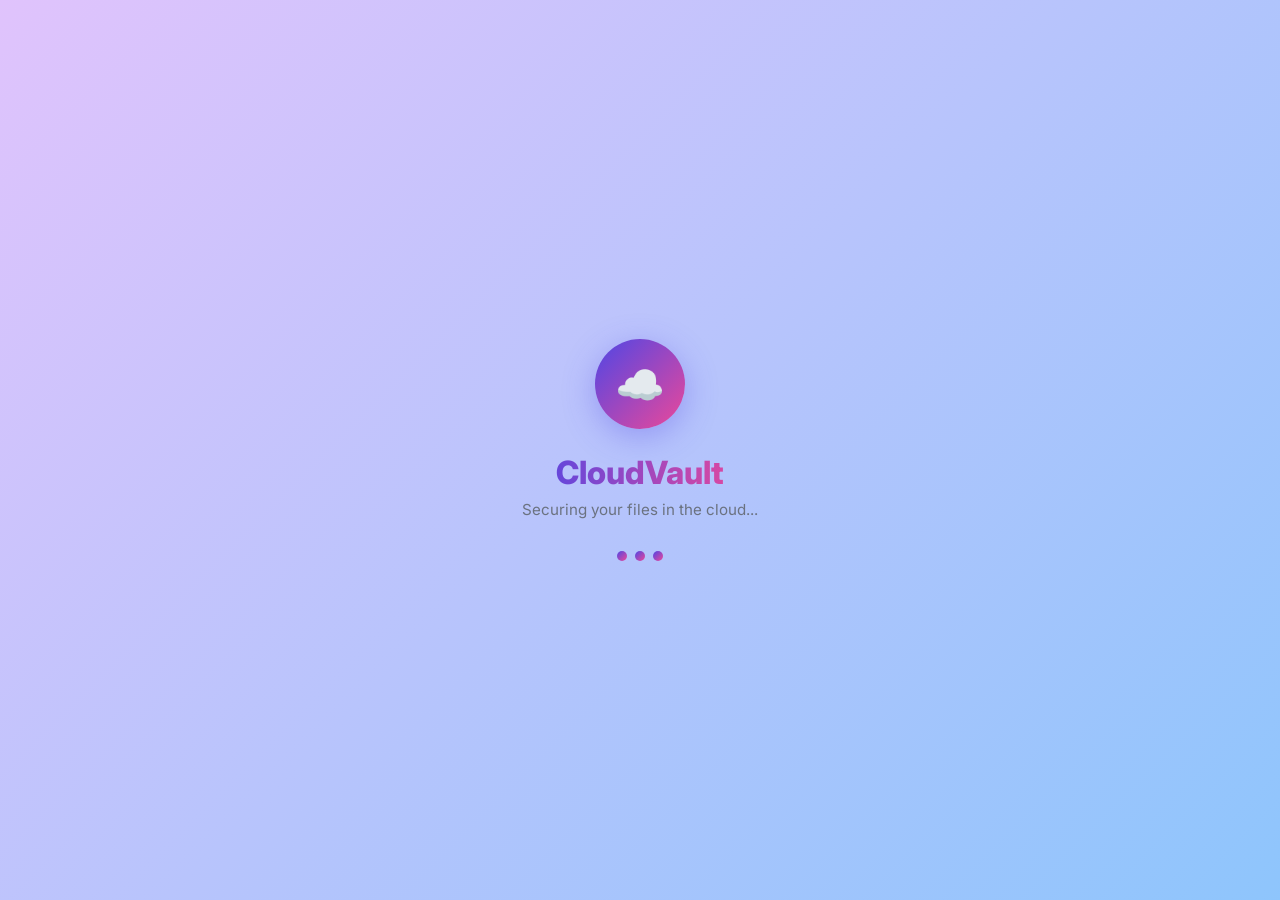
<file: frontend/index.html>
<!DOCTYPE html>
<html lang="en">
<head>
  <meta charset="UTF-8">
  <meta name="viewport" content="width=device-width, initial-scale=1.0">
  <title>CloudVault</title>
  <link href="https://fonts.googleapis.com/css2?family=Inter:wght@400;600;800&display=swap" rel="stylesheet">
  <style>
    :root {
      --primary: #4F46E5;
      --secondary: #ec4899;
    }

    * { margin: 0; padding: 0; box-sizing: border-box; }

    body {
      font-family: 'Inter', sans-serif;
      background: linear-gradient(135deg, #e0c3fc 0%, #8ec5fc 100%);
      min-height: 100vh;
      display: flex;
      align-items: center;
      justify-content: center;
    }

    .splash {
      text-align: center;
      animation: fadeIn 0.6s ease;
    }

    .logo-ring {
      width: 90px;
      height: 90px;
      border-radius: 50%;
      background: linear-gradient(135deg, var(--primary), var(--secondary));
      display: flex;
      align-items: center;
      justify-content: center;
      margin: 0 auto 1.5rem;
      font-size: 2.5rem;
      box-shadow: 0 8px 32px rgba(79, 70, 229, 0.35);
      animation: pulse 1.5s ease-in-out infinite;
    }

    h1 {
      font-size: 2rem;
      font-weight: 800;
      background: linear-gradient(to right, var(--primary), var(--secondary));
      -webkit-background-clip: text;
      -webkit-text-fill-color: transparent;
      margin-bottom: 0.5rem;
    }

    p {
      color: #6B7280;
      font-size: 0.95rem;
      margin-bottom: 2rem;
    }

    .dots {
      display: flex;
      gap: 8px;
      justify-content: center;
    }

    .dots span {
      width: 10px;
      height: 10px;
      border-radius: 50%;
      background: linear-gradient(135deg, var(--primary), var(--secondary));
      animation: bounce 1.2s ease-in-out infinite;
    }

    .dots span:nth-child(2) { animation-delay: 0.2s; }
    .dots span:nth-child(3) { animation-delay: 0.4s; }

    @keyframes bounce {
      0%, 80%, 100% { transform: scale(0.6); opacity: 0.5; }
      40% { transform: scale(1); opacity: 1; }
    }

    @keyframes pulse {
      0%, 100% { box-shadow: 0 8px 32px rgba(79, 70, 229, 0.35); }
      50% { box-shadow: 0 8px 48px rgba(236, 72, 153, 0.5); }
    }

    @keyframes fadeIn {
      from { opacity: 0; transform: translateY(20px); }
      to { opacity: 1; transform: translateY(0); }
    }
  </style>
</head>
<body>
  <div class="splash">
    <div class="logo-ring">☁️</div>
    <h1>CloudVault</h1>
    <p>Securing your files in the cloud...</p>
    <div class="dots">
      <span></span><span></span><span></span>
    </div>
  </div>

  <script>
    setTimeout(() => {
      const token = localStorage.getItem("token") || sessionStorage.getItem("token");
      window.location.href = token ? "dashboard.html" : "login.html";
    }, 1800);
  </script>
</body>
</html>
</file>
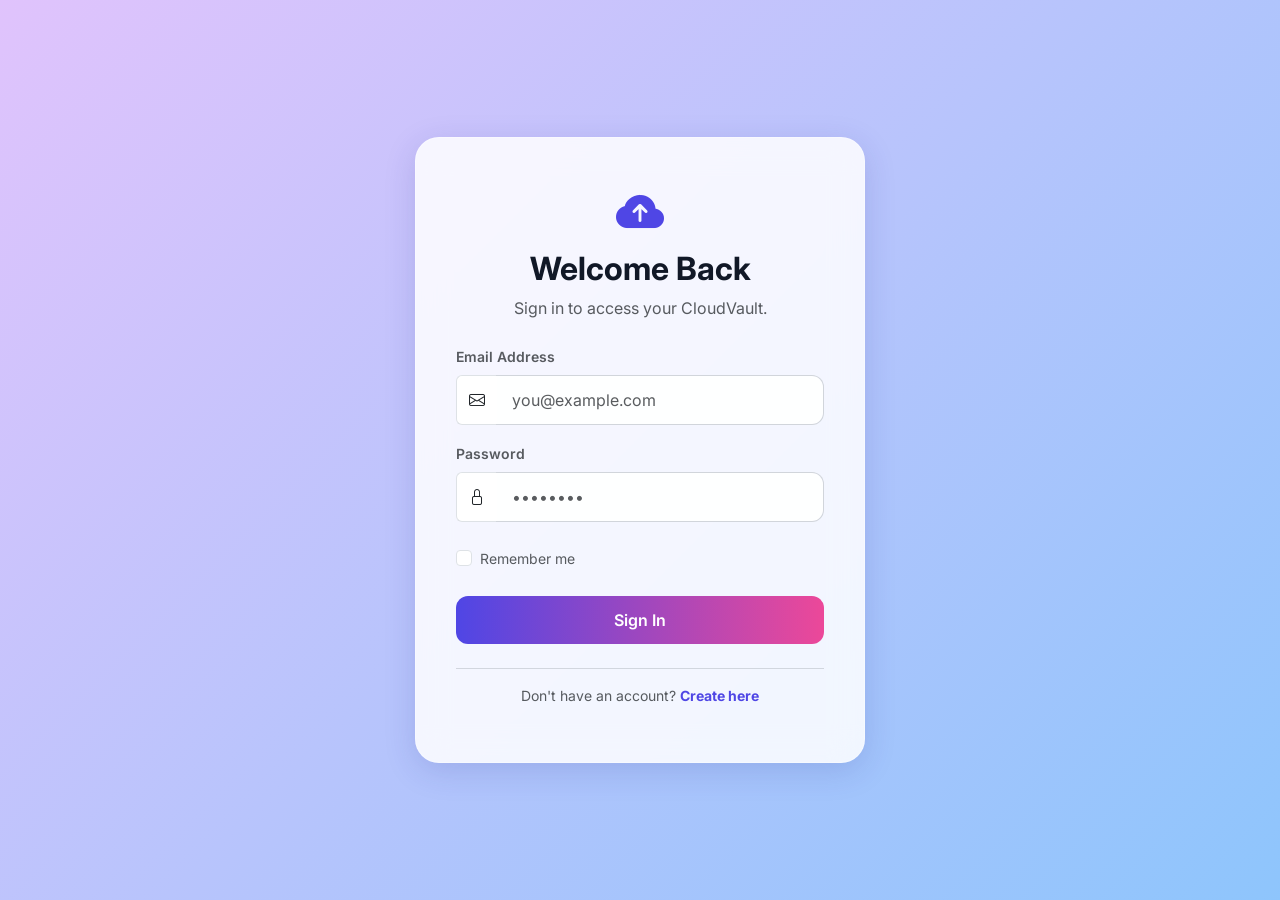
<file: frontend/dashboard.html>
<!DOCTYPE html>
<html lang="en">
<head>
  <meta charset="UTF-8">
  <meta name="viewport" content="width=device-width, initial-scale=1.0">
  <title>CloudVault - Dashboard</title>
  <!-- Bootstrap CSS -->
  <link href="https://cdn.jsdelivr.net/npm/bootstrap@5.3.0/dist/css/bootstrap.min.css" rel="stylesheet">
  <!-- Google Fonts -->
  <link href="https://fonts.googleapis.com/css2?family=Inter:wght@400;500;600;700;800&display=swap" rel="stylesheet">
  <!-- Icons -->
  <link rel="stylesheet" href="https://cdn.jsdelivr.net/npm/bootstrap-icons@1.10.5/font/bootstrap-icons.css">
  <link rel="stylesheet" href="style.css">
</head>
<body>

  <!-- Loading overlay -->
  <div id="loader">
    <div class="spinner-border text-primary" style="width: 4rem; height: 4rem;" role="status">
      <span class="visually-hidden">Loading...</span>
    </div>
  </div>

  <!-- Toast Notification Container -->
  <div class="toast-container position-fixed bottom-0 end-0 p-3">
    <div id="appToast" class="toast align-items-center text-bg-primary border-0" role="alert" aria-live="assertive" aria-atomic="true">
      <div class="d-flex">
        <div class="toast-body" id="toastMessage">
          Hello, world! This is a toast message.
        </div>
        <button type="button" class="btn-close btn-close-white me-2 m-auto" data-bs-dismiss="toast" aria-label="Close"></button>
      </div>
    </div>
  </div>

  <div class="dashboard-wrapper">
    <!-- Sidebar -->
    <nav class="sidebar" id="sidebar">
      <div class="brand">
        <i class="bi bi-cloud-check-fill text-primary"></i> CloudVault
      </div>
      <div class="mb-4 px-2">
        <small class="text-muted text-uppercase fw-bold" style="font-size: 0.7rem;">Menu</small>
      </div>
      <a href="#dashboardSection" class="nav-link-custom active" onclick="switchTab('dashboardSection', this)">
        <i class="bi bi-grid-1x2"></i> Dashboard
      </a>
      <a href="#uploadSection" class="nav-link-custom" onclick="switchTab('uploadSection', this)">
        <i class="bi bi-cloud-arrow-up"></i> Upload File
      </a>
      <a href="#filesSection" class="nav-link-custom" onclick="switchTab('filesSection', this)">
        <i class="bi bi-folder2-open"></i> My Files
      </a>
      <a href="#sharedSection" class="nav-link-custom" onclick="switchTab('sharedSection', this)">
        <i class="bi bi-people"></i> Shared With Me
      </a>
      <a href="#duplicatesSection" class="nav-link-custom d-flex align-items-center justify-content-between" onclick="switchTab('duplicatesSection', this)">
        <span><i class="bi bi-files-alt"></i> Duplicate Files</span>
        <span id="duplicateNavBadge" class="badge rounded-pill bg-warning text-dark px-2 py-1 d-none" style="font-size: 0.7rem;">0</span>
      </a>
      <a href="#activitySection" class="nav-link-custom d-flex align-items-center justify-content-between" onclick="switchTab('activitySection', this)">
        <span><i class="bi bi-activity"></i> Activity &amp; Logs</span>
        <span id="activityUnreadNavBadge" class="badge rounded-pill bg-danger text-white px-2 py-1 d-none" style="font-size: 0.7rem;">0</span>
      </a>
      <a href="#trashSection" class="nav-link-custom" onclick="switchTab('trashSection', this)">
        <i class="bi bi-trash"></i> Recycle Bin
      </a>
      
      <div class="mt-auto">
        <hr class="border-secondary opacity-50">
        <a href="#" class="nav-link-custom text-danger hover-danger" onclick="logout()">
          <i class="bi bi-box-arrow-right"></i> Logout
        </a>
      </div>
    </nav>

    <!-- Main Content -->
    <main class="main-content">
      
      <!-- Top header (Mobile Nav Toggle + Notifications + Profile) -->
      <div class="d-flex justify-content-between align-items-center mb-4">
        <div>
           <button class="btn btn-dark d-md-none me-3" id="sidebarToggle">
             <i class="bi bi-list"></i>
           </button>
           <h3 class="fw-bold m-0 text-dark">Welcome, <span id="usernameDisplay">User</span> 👋</h3>
        </div>
        <div class="d-flex align-items-center gap-3">
           <!-- Notification Bell Dropdown -->
           <div class="dropdown" id="notificationDropdownContainer">
             <button class="btn btn-white shadow-sm position-relative rounded-circle p-2 d-flex align-items-center justify-content-center" type="button" id="notificationDropdownBtn" data-bs-toggle="dropdown" aria-expanded="false" style="width: 44px; height: 44px; background: rgba(255,255,255,0.85);" title="Notifications">
               <i class="bi bi-bell text-dark fs-5"></i>
               <span id="notificationBadge" class="position-absolute top-0 start-100 translate-middle badge rounded-pill bg-danger d-none" style="font-size: 0.65rem;">
                 0
               </span>
             </button>
             <div class="dropdown-menu dropdown-menu-end shadow border-0 p-0 rounded-4" style="width: 360px; max-width: 90vw;" aria-labelledby="notificationDropdownBtn">
               <div class="p-3 border-bottom d-flex justify-content-between align-items-center bg-light rounded-top-4">
                 <div class="d-flex align-items-center gap-2">
                   <h6 class="fw-bold text-dark m-0"><i class="bi bi-bell-fill text-primary me-1"></i> Notifications</h6>
                   <span class="badge bg-primary rounded-pill small" id="notificationHeaderBadge">0</span>
                 </div>
                 <button class="btn btn-link btn-sm text-decoration-none text-muted p-0" id="markAllReadQuickBtn" onclick="markAllNotificationsRead()" title="Mark all as read">
                   <small><i class="bi bi-check2-all me-1"></i>Mark read</small>
                 </button>
               </div>
               <div id="notificationQuickList" class="list-group list-group-flush" style="max-height: 320px; overflow-y: auto;">
                 <!-- Populated dynamically -->
                 <div class="p-4 text-center text-muted small">No notifications</div>
               </div>
               <div class="p-2 border-top text-center bg-light rounded-bottom-4">
                 <a href="#activitySection" class="text-decoration-none small fw-semibold text-primary" onclick="switchTab('activitySection', document.querySelector('a[href=\'#activitySection\']')); bootstrap.Dropdown.getInstance(document.getElementById('notificationDropdownBtn'))?.hide();">
                   View All Activity &amp; Notifications <i class="bi bi-arrow-right ms-1"></i>
                 </a>
               </div>
             </div>
           </div>

           <!-- Profile Avatar -->
           <div class="dropdown">
              <img src="https://ui-avatars.com/api/?name=User&background=4F46E5&color=fff" id="profileAvatar" class="rounded-circle shadow-sm" width="45" alt="Avatar">
           </div>
        </div>
      </div>

      <!-- Storage Warning Banner -->
      <div id="storageWarningAlert" class="alert alert-warning d-none d-flex align-items-center justify-content-between p-3 mb-4 rounded-4 shadow-sm border-0" role="alert">
        <div class="d-flex align-items-center gap-3">
          <i class="bi bi-exclamation-triangle-fill fs-4 text-warning"></i>
          <div>
            <strong id="storageWarningTitle">Storage Warning</strong>
            <div class="small" id="storageWarningText">You have used 90% of your available storage quota.</div>
          </div>
        </div>
        <button type="button" class="btn btn-sm btn-outline-dark rounded-3" onclick="switchTab('trashSection', document.querySelector('a[href=\'#trashSection\']'))">
          <i class="bi bi-trash me-1"></i> Clean Recycle Bin
        </button>
      </div>

      <!-- Dashboard Section -->
      <section id="dashboardSection" class="content-section">
        <!-- Stat Cards -->
        <div class="row g-4 mb-4">
          <div class="col-lg-3 col-sm-6">
            <div class="glass-panel stat-card">
              <div class="stat-icon bg-blue-gradient shadow"><i class="bi bi-files"></i></div>
              <div class="stat-details">
                <h5>Active Files</h5>
                <h3 id="statTotalFiles">0</h3>
              </div>
            </div>
          </div>
          <div class="col-lg-3 col-sm-6">
            <div class="glass-panel stat-card">
              <div class="stat-icon bg-green-gradient shadow"><i class="bi bi-hdd-network"></i></div>
              <div class="stat-details">
                <h5>Storage Used</h5>
                <h3 id="statTotalStorage">0 MB</h3>
                <small class="text-muted fw-bold" id="statStoragePercent" style="font-size: 0.75rem;">0% Used</small>
              </div>
            </div>
          </div>
          <div class="col-lg-3 col-sm-6">
            <div class="glass-panel stat-card">
              <div class="stat-icon bg-purple-gradient shadow"><i class="bi bi-folder2"></i></div>
              <div class="stat-details">
                <h5>Folders</h5>
                <h3 id="statTotalFolders">0</h3>
              </div>
            </div>
          </div>
          <div class="col-lg-3 col-sm-6">
            <div class="glass-panel stat-card">
              <div class="stat-icon bg-danger bg-gradient shadow text-white"><i class="bi bi-trash"></i></div>
              <div class="stat-details">
                <h5>Recycle Bin</h5>
                <h3 id="statTrashCount">0</h3>
              </div>
            </div>
          </div>
        </div>

        <!-- Quota Progress & Breakdown Grid -->
        <div class="row g-4 mb-4">
          <!-- Quota Usage Card -->
          <div class="col-lg-6">
            <div class="glass-panel p-4 h-100 d-flex flex-column justify-content-between">
              <div class="d-flex justify-content-between align-items-center mb-3">
                <h5 class="fw-bold text-dark m-0"><i class="bi bi-pie-chart-fill text-primary me-2"></i> Storage Quota</h5>
                <span class="badge bg-primary px-3 py-2" id="quotaBadge">0% Used</span>
              </div>
              <p class="text-muted small mb-3">Total physical storage consumed across active files, versions, and trashed files.</p>
              
              <div class="progress mb-3" style="height: 18px; border-radius: 9px; background: #e5e7eb;">
                <div id="storageProgressBar" class="progress-bar bg-primary progress-bar-striped" role="progressbar" style="width: 0%;" aria-valuenow="0" aria-valuemin="0" aria-valuemax="100">0%</div>
              </div>

              <div class="row text-center g-2 mt-2 pt-2 border-top">
                <div class="col-4">
                  <small class="text-muted text-uppercase d-block" style="font-size: 0.7rem;">Used</small>
                  <strong class="text-dark" id="quotaUsedDisplay">0 MB</strong>
                </div>
                <div class="col-4">
                  <small class="text-muted text-uppercase d-block" style="font-size: 0.7rem;">Available</small>
                  <strong class="text-success" id="quotaAvailableDisplay">500 MB</strong>
                </div>
                <div class="col-4">
                  <small class="text-muted text-uppercase d-block" style="font-size: 0.7rem;">Total Limit</small>
                  <strong class="text-primary" id="quotaLimitDisplay">500 MB</strong>
                </div>
              </div>
            </div>
          </div>

          <!-- Largest Files Card -->
          <div class="col-lg-6">
            <div class="glass-panel p-4 h-100">
              <div class="d-flex justify-content-between align-items-center mb-3">
                <h5 class="fw-bold text-dark m-0"><i class="bi bi-graph-up-arrow text-success me-2"></i> Largest Files</h5>
                <small class="text-muted">Top 5 by size</small>
              </div>
              <div class="list-group list-group-flush border rounded-3 overflow-hidden" id="largestFilesList">
                <div class="text-center py-4 text-muted small">No files uploaded yet.</div>
              </div>
            </div>
          </div>
        </div>

        <!-- Storage by File Type Breakdown -->
        <div class="glass-panel p-4 mb-4">
          <h5 class="fw-bold text-dark mb-3"><i class="bi bi-folder-check text-primary me-2"></i> Storage by Category</h5>
          <div class="row g-3" id="storageCategoryGrid">
            <!-- Populated dynamically -->
          </div>
        </div>
      </section>

      <!-- Upload Section -->
      <section id="uploadSection" class="content-section d-none">
        <div class="d-flex justify-content-between align-items-center mb-3">
          <h4 class="fw-bold m-0">Upload Files</h4>
          <div class="d-flex align-items-center gap-2">
            <label class="text-muted small fw-semibold">Destination Folder:</label>
            <select class="form-select form-select-sm" id="uploadFolderSelect" style="width: 200px;">
              <option value="root">📁 Root / Home</option>
            </select>
          </div>
        </div>

        <div class="glass-panel p-4 mb-4">
          <div class="upload-area" id="dropZone">
            <i class="bi bi-cloud-arrow-up upload-icon"></i>
            <h5 class="fw-bold text-dark">Drag & Drop files here</h5>
            <p class="text-muted small">Max 15MB per file. Supports Images, PDF, Docs, Code, Videos, Audio</p>
            <button class="btn btn-primary-custom mt-3 px-4" style="width: auto;" onclick="document.getElementById('fileInput').click()">
              <i class="bi bi-folder-plus me-1"></i> Browse Files
            </button>
            <input type="file" id="fileInput" class="d-none" multiple>
          </div>

          <!-- Progress Bar & Cancel Control -->
          <div class="mt-4 d-none" id="uploadProgressContainer">
            <div class="d-flex justify-content-between align-items-center mb-2">
              <span class="small fw-semibold text-dark" id="uploadStatusText">Uploading...</span>
              <button type="button" class="btn btn-sm btn-outline-danger py-0 px-2" id="cancelUploadBtn" onclick="cancelActiveUpload()">
                <i class="bi bi-x-circle me-1"></i> Cancel
              </button>
            </div>
            <div class="progress" style="height: 22px; border-radius: 10px;">
              <div id="uploadProgressBar" class="progress-bar progress-bar-striped progress-bar-animated bg-primary" role="progressbar" style="width: 0%;" aria-valuenow="0" aria-valuemin="0" aria-valuemax="100">0%</div>
            </div>
          </div>
        </div>
      </section>

      <!-- Files & Folder Browser Section -->
      <section id="filesSection" class="content-section d-none">
        <!-- Browser Toolbar (Breadcrumbs & Quick Actions) -->
        <div class="d-flex justify-content-between align-items-center mb-3 flex-wrap gap-2">
          <div class="d-flex align-items-center gap-2 flex-grow-1">
            <nav class="breadcrumb-custom" id="breadcrumbsContainer">
              <a href="#" onclick="navigateToFolder(null, event)"><i class="bi bi-house-door-fill"></i> Home</a>
            </nav>
          </div>

          <div class="d-flex align-items-center gap-2">
            <button class="btn btn-outline-primary btn-sm rounded-3" onclick="openNewFolderModal()">
              <i class="bi bi-folder-plus me-1"></i> New Folder
            </button>
            <button class="btn btn-primary-custom btn-sm rounded-3 px-3" style="width: auto;" onclick="document.getElementById('fileInput').click()">
              <i class="bi bi-cloud-arrow-up me-1"></i> Upload
            </button>
            <!-- View Mode Switcher -->
            <div class="btn-group btn-group-sm ms-2" role="group">
              <button type="button" class="btn btn-outline-secondary active" id="listViewBtn" onclick="setViewMode('list')" title="List View">
                <i class="bi bi-list-ul"></i>
              </button>
              <button type="button" class="btn btn-outline-secondary" id="gridViewBtn" onclick="setViewMode('grid')" title="Grid View">
                <i class="bi bi-grid-3x3-gap"></i>
              </button>
            </div>
          </div>
        </div>

        <!-- Advanced Filter & Search Bar -->
        <div class="glass-panel p-3 mb-4">
          <!-- Primary Filter Row -->
          <div class="row g-2 align-items-center">
            <!-- Search -->
            <div class="col-lg-3 col-md-6">
              <div class="input-group input-group-sm">
                <span class="input-group-text bg-white border-end-0"><i class="bi bi-search"></i></span>
                <input type="text" class="form-control border-start-0" id="searchInput" placeholder="Search filename or ext...">
              </div>
            </div>
            <!-- Type Filter -->
            <div class="col-lg-2 col-md-3 col-6">
              <select class="form-select form-select-sm" id="typeFilter">
                <option value="all">All File Types</option>
                <option value="image">🖼️ Images</option>
                <option value="document">📄 Documents / PDF</option>
                <option value="video">🎬 Videos</option>
                <option value="audio">🎵 Audio</option>
                <option value="code">💻 Code / Text</option>
                <option value="archive">📦 Archives (ZIP/RAR)</option>
              </select>
            </div>
            <!-- Size Filter -->
            <div class="col-lg-2 col-md-3 col-6">
              <select class="form-select form-select-sm" id="sizeRangeFilter">
                <option value="all">All File Sizes</option>
                <option value="small">&lt; 1 MB</option>
                <option value="medium">1 MB - 10 MB</option>
                <option value="large">10 MB - 100 MB</option>
                <option value="huge">&gt; 100 MB</option>
                <option value="custom">Custom Size...</option>
              </select>
            </div>
            <!-- Date Filter -->
            <div class="col-lg-2 col-md-4 col-6">
              <select class="form-select form-select-sm" id="dateFilter">
                <option value="all">All Dates</option>
                <option value="today">Today</option>
                <option value="7days">Last 7 Days</option>
                <option value="30days">Last 30 Days</option>
                <option value="custom">Custom Date Range...</option>
              </select>
            </div>
            <!-- Sort -->
            <div class="col-lg-2 col-md-4 col-6">
              <select class="form-select form-select-sm" id="sortSelect">
                <option value="date-desc">Newest First</option>
                <option value="date-asc">Oldest First</option>
                <option value="name-asc">Name (A-Z)</option>
                <option value="name-desc">Name (Z-A)</option>
                <option value="size-desc">Largest First</option>
                <option value="size-asc">Smallest First</option>
              </select>
            </div>
            <!-- Toggle Advanced Options -->
            <div class="col-lg-1 col-md-4 col-12 d-flex gap-1">
              <button class="btn btn-sm btn-outline-primary w-100" type="button" data-bs-toggle="collapse" data-bs-target="#advancedFilterCollapse" aria-expanded="false" title="Advanced Search Options">
                <i class="bi bi-sliders2"></i> <span class="d-lg-none ms-1">More Filters</span>
              </button>
              <button class="btn btn-sm btn-outline-secondary" type="button" id="resetFiltersBtn" title="Reset All Filters">
                <i class="bi bi-arrow-counterclockwise"></i>
              </button>
            </div>
          </div>

          <!-- Collapsible Advanced Search Filters -->
          <div class="collapse mt-3 pt-3 border-top" id="advancedFilterCollapse">
            <div class="row g-2 align-items-end">
              <!-- Specific Extension Filter -->
              <div class="col-md-2 col-6">
                <label class="form-label text-muted small mb-1 fw-semibold">Extension</label>
                <input type="text" class="form-control form-control-sm" id="extInput" placeholder="e.g. pdf, docx, png">
              </div>
              <!-- Access Scope Filter -->
              <div class="col-md-2 col-6">
                <label class="form-label text-muted small mb-1 fw-semibold">Sharing Scope</label>
                <select class="form-select form-select-sm" id="scopeFilter">
                  <option value="my_files">My Files Only</option>
                  <option value="shared">Shared With Me</option>
                  <option value="all">All Accessible</option>
                </select>
              </div>
              <!-- Custom Date Range -->
              <div class="col-md-4 col-12" id="customDateRangeInputs">
                <label class="form-label text-muted small mb-1 fw-semibold">Date Range</label>
                <div class="input-group input-group-sm">
                  <input type="date" class="form-control" id="startDateInput" title="Start Date">
                  <span class="input-group-text bg-light text-muted">to</span>
                  <input type="date" class="form-control" id="endDateInput" title="End Date">
                </div>
              </div>
              <!-- Custom Size Range in MB -->
              <div class="col-md-2 col-6" id="customSizeRangeInputs">
                <label class="form-label text-muted small mb-1 fw-semibold">Size Range (MB)</label>
                <div class="input-group input-group-sm">
                  <input type="number" class="form-control" id="minSizeMbInput" placeholder="Min" min="0" step="0.1">
                  <input type="number" class="form-control" id="maxSizeMbInput" placeholder="Max" min="0" step="0.1">
                </div>
              </div>
              <!-- Duplicates Only Toggle -->
              <div class="col-md-2 col-6 d-flex align-items-center mb-1">
                <div class="form-check form-switch m-0">
                  <input class="form-check-input" type="checkbox" role="switch" id="duplicatesOnlyFilter">
                  <label class="form-check-label small fw-semibold text-dark" for="duplicatesOnlyFilter">
                    <i class="bi bi-files-alt text-warning me-1"></i> Duplicates Only
                  </label>
                </div>
              </div>
            </div>
          </div>
        </div>

        <!-- Folders Grid Section -->
        <div id="foldersSection" class="mb-4">
          <h6 class="text-muted fw-bold text-uppercase small mb-3"><i class="bi bi-folder me-1"></i> Folders</h6>
          <div class="row g-3" id="foldersContainer">
            <!-- Dynamically populated folders -->
          </div>
        </div>

        <!-- Files Section -->
        <div class="glass-panel">
          <!-- List View -->
          <div id="listViewContainer" class="table-responsive">
            <table class="table table-hover custom-table mb-0 align-middle">
              <thead>
                <tr>
                  <th scope="col">File Name</th>
                  <th scope="col">Type</th>
                  <th scope="col">Size</th>
                  <th scope="col">Modified</th>
                  <th scope="col" class="text-end">Actions</th>
                </tr>
              </thead>
              <tbody id="filesTableBody">
                <!-- Dynamically populated rows -->
              </tbody>
            </table>
          </div>

          <!-- Grid View Container -->
          <div id="gridViewContainer" class="p-3 d-none">
            <div class="file-grid" id="filesGridBody">
              <!-- Dynamically populated cards -->
            </div>
          </div>

          <!-- Empty State -->
          <div id="emptyState" class="text-center py-5 d-none">
            <i class="bi bi-folder2-open text-muted" style="font-size: 3.5rem;"></i>
            <h5 class="mt-3 text-muted fw-semibold">No files or folders here</h5>
            <p class="text-muted small">Upload files or create a new folder to get started.</p>
            <button class="btn btn-outline-primary btn-sm mt-2" onclick="document.getElementById('fileInput').click()">
              <i class="bi bi-cloud-arrow-up me-1"></i> Upload Files Now
            </button>
          </div>
        </div>

        <!-- Pagination -->
        <nav class="mt-4 d-flex justify-content-between align-items-center flex-wrap gap-2">
          <div class="small text-muted" id="fileCountDisplay">Showing 0 files</div>
          <ul class="pagination pagination-sm m-0" id="paginationControls">
            <!-- Page items dynamic -->
          </ul>
        </nav>
      </section>

      <!-- Shared With Me Section -->
      <section id="sharedSection" class="content-section d-none">
        <div class="d-flex justify-content-between align-items-center mb-4 flex-wrap gap-3">
          <div>
            <h4 class="fw-bold m-0 text-dark"><i class="bi bi-people text-primary me-2"></i> Shared With Me</h4>
            <p class="text-muted small mb-0">Files shared with you by other users.</p>
          </div>
          <div class="input-group input-group-sm" style="width: 250px;">
            <span class="input-group-text bg-white border-end-0"><i class="bi bi-search"></i></span>
            <input type="text" class="form-control border-start-0" id="sharedSearchInput" placeholder="Search shared files...">
          </div>
        </div>

        <div class="glass-panel">
          <div class="table-responsive">
            <table class="table table-hover custom-table mb-0 align-middle">
              <thead>
                <tr>
                  <th scope="col">File Name</th>
                  <th scope="col">Owner</th>
                  <th scope="col">Size</th>
                  <th scope="col">Permission</th>
                  <th scope="col">Shared Date</th>
                  <th scope="col" class="text-end">Actions</th>
                </tr>
              </thead>
              <tbody id="sharedTableBody">
                <!-- Dynamically populated shared rows -->
              </tbody>
            </table>
          </div>

          <!-- Empty State -->
          <div id="sharedEmptyState" class="text-center py-5 d-none">
            <i class="bi bi-people text-muted" style="font-size: 3.5rem;"></i>
            <h5 class="mt-3 text-muted fw-semibold">No files shared with you</h5>
            <p class="text-muted small">When other users share files with you, they will appear here.</p>
          </div>
        </div>
      </section>

      <!-- Duplicate Files Section -->
      <section id="duplicatesSection" class="content-section d-none">
        <div class="d-flex justify-content-between align-items-center mb-4 flex-wrap gap-3">
          <div>
            <h4 class="fw-bold m-0 text-dark"><i class="bi bi-files-alt text-warning me-2"></i> Duplicate File Finder</h4>
            <p class="text-muted small mb-0">Files with identical cryptographic SHA-256 content across your account.</p>
          </div>
          <div class="d-flex align-items-center gap-2">
            <button class="btn btn-outline-primary btn-sm rounded-3" id="refreshDuplicatesBtn" onclick="fetchDuplicates()">
              <i class="bi bi-arrow-clockwise me-1"></i> Scan / Refresh
            </button>
          </div>
        </div>

        <!-- Duplicates Summary Cards -->
        <div class="row g-3 mb-4" id="duplicateSummaryRow">
          <div class="col-md-4">
            <div class="glass-panel p-3 d-flex align-items-center gap-3">
              <div class="stat-icon bg-warning bg-gradient shadow text-dark" style="width: 48px; height: 48px; border-radius: 12px; display: flex; align-items: center; justify-content: center; font-size: 1.4rem;">
                <i class="bi bi-pie-chart-fill"></i>
              </div>
              <div>
                <small class="text-muted text-uppercase fw-bold" style="font-size: 0.7rem;">Wasted Storage</small>
                <h4 class="fw-bold text-dark m-0" id="dupWastedStorage">0 MB</h4>
              </div>
            </div>
          </div>
          <div class="col-md-4">
            <div class="glass-panel p-3 d-flex align-items-center gap-3">
              <div class="stat-icon bg-primary bg-gradient shadow text-white" style="width: 48px; height: 48px; border-radius: 12px; display: flex; align-items: center; justify-content: center; font-size: 1.4rem;">
                <i class="bi bi-collection-fill"></i>
              </div>
              <div>
                <small class="text-muted text-uppercase fw-bold" style="font-size: 0.7rem;">Duplicate Sets</small>
                <h4 class="fw-bold text-dark m-0" id="dupGroupCount">0</h4>
              </div>
            </div>
          </div>
          <div class="col-md-4">
            <div class="glass-panel p-3 d-flex align-items-center gap-3">
              <div class="stat-icon bg-danger bg-gradient shadow text-white" style="width: 48px; height: 48px; border-radius: 12px; display: flex; align-items: center; justify-content: center; font-size: 1.4rem;">
                <i class="bi bi-files"></i>
              </div>
              <div>
                <small class="text-muted text-uppercase fw-bold" style="font-size: 0.7rem;">Redundant Files</small>
                <h4 class="fw-bold text-dark m-0" id="dupRedundantCount">0</h4>
              </div>
            </div>
          </div>
        </div>

        <!-- Duplicates Group List Container -->
        <div id="duplicatesListContainer" class="d-flex flex-column gap-3">
          <!-- Dynamically populated duplicate groups -->
        </div>

        <!-- Empty State -->
        <div id="duplicatesEmptyState" class="glass-panel text-center py-5 d-none">
          <i class="bi bi-shield-check text-success" style="font-size: 3.5rem;"></i>
          <h5 class="mt-3 text-dark fw-bold">No Duplicate Files Found</h5>
          <p class="text-muted small mb-0">Every file stored in your cloud vault has unique content. No wasted storage space detected.</p>
        </div>
      </section>

      <!-- Activity & Notifications Section -->
      <section id="activitySection" class="content-section d-none">
        <div class="d-flex justify-content-between align-items-center mb-4 flex-wrap gap-3">
          <div>
            <h4 class="fw-bold m-0 text-dark"><i class="bi bi-activity text-primary me-2"></i> Activity &amp; Notifications</h4>
            <p class="text-muted small mb-0">Audit trail of all file events, uploads, downloads, versions, shares, and system alerts.</p>
          </div>
          <div class="d-flex align-items-center gap-2">
            <button class="btn btn-outline-primary btn-sm rounded-3" onclick="fetchActivities(); fetchNotifications(); fetchActivitySummary();">
              <i class="bi bi-arrow-clockwise me-1"></i> Refresh
            </button>
          </div>
        </div>

        <!-- Activity Summary Cards -->
        <div class="row g-3 mb-4">
          <div class="col-lg-3 col-sm-6">
            <div class="glass-panel stat-card">
              <div class="stat-icon bg-blue-gradient shadow"><i class="bi bi-clock-history"></i></div>
              <div class="stat-details">
                <h5>Total Events</h5>
                <h3 id="statTotalActivities">0</h3>
              </div>
            </div>
          </div>
          <div class="col-lg-3 col-sm-6">
            <div class="glass-panel stat-card">
              <div class="stat-icon bg-green-gradient shadow"><i class="bi bi-calendar-check"></i></div>
              <div class="stat-details">
                <h5>Today's Actions</h5>
                <h3 id="statTodayActivities">0</h3>
              </div>
            </div>
          </div>
          <div class="col-lg-3 col-sm-6">
            <div class="glass-panel stat-card">
              <div class="stat-icon bg-purple-gradient shadow"><i class="bi bi-cloud-arrow-up"></i></div>
              <div class="stat-details">
                <h5>Uploads / Versions</h5>
                <h3 id="statUploadActivities">0</h3>
              </div>
            </div>
          </div>
          <div class="col-lg-3 col-sm-6">
            <div class="glass-panel stat-card">
              <div class="stat-icon bg-warning bg-gradient shadow text-dark"><i class="bi bi-share-fill"></i></div>
              <div class="stat-details">
                <h5>Shares &amp; Links</h5>
                <h3 id="statShareActivities">0</h3>
              </div>
            </div>
          </div>
        </div>

        <!-- Activity vs Notification Sub-Tabs -->
        <ul class="nav nav-pills mb-4 gap-2" id="activityTabNav" role="tablist">
          <li class="nav-item" role="presentation">
            <button class="nav-link active rounded-pill px-4" id="activity-feed-tab" data-bs-toggle="pill" data-bs-target="#activityFeedPane" type="button" role="tab">
              <i class="bi bi-list-columns-reverse me-1"></i> Activity Stream
            </button>
          </li>
          <li class="nav-item" role="presentation">
            <button class="nav-link rounded-pill px-4" id="notification-center-tab" data-bs-toggle="pill" data-bs-target="#notificationCenterPane" type="button" role="tab" onclick="fetchNotifications()">
              <i class="bi bi-bell me-1"></i> Notification Center <span class="badge bg-danger rounded-pill ms-1 d-none" id="notifCenterUnreadBadge">0</span>
            </button>
          </li>
        </ul>

        <div class="tab-content" id="activityTabContent">
          <!-- Pane 1: Activity Feed -->
          <div class="tab-pane fade show active" id="activityFeedPane" role="tabpanel">
            <!-- Filter Bar for Activity -->
            <div class="glass-panel p-3 mb-4">
              <div class="row g-2 align-items-center">
                <!-- Search -->
                <div class="col-lg-3 col-md-6">
                  <div class="input-group input-group-sm">
                    <span class="input-group-text bg-white border-end-0"><i class="bi bi-search"></i></span>
                    <input type="text" class="form-control border-start-0" id="activitySearchInput" placeholder="Search activity...">
                  </div>
                </div>
                <!-- Action Type Filter -->
                <div class="col-lg-2 col-md-3 col-6">
                  <select class="form-select form-select-sm" id="activityActionFilter">
                    <option value="all">All Action Types</option>
                    <option value="UPLOADS">📤 Uploads &amp; Versions</option>
                    <option value="DOWNLOADS">📥 Downloads</option>
                    <option value="PREVIEWS">👁️ Previews</option>
                    <option value="SHARING">👥 Sharing &amp; Permissions</option>
                    <option value="ORGANIZATION">📁 Rename &amp; Move</option>
                    <option value="TRASH_DELETE">🗑️ Recycle &amp; Delete</option>
                  </select>
                </div>
                <!-- Scope Filter -->
                <div class="col-lg-2 col-md-3 col-6">
                  <select class="form-select form-select-sm" id="activityScopeFilter">
                    <option value="all">All Content</option>
                    <option value="personal">Personal Only</option>
                    <option value="shared">Shared Content</option>
                  </select>
                </div>
                <!-- Date Range -->
                <div class="col-lg-4 col-md-8 col-12">
                  <div class="input-group input-group-sm">
                    <input type="date" class="form-control" id="activityStartDate" title="Start Date">
                    <span class="input-group-text bg-light text-muted">to</span>
                    <input type="date" class="form-control" id="activityEndDate" title="End Date">
                  </div>
                </div>
                <!-- Reset -->
                <div class="col-lg-1 col-md-4 col-12">
                  <button class="btn btn-sm btn-outline-secondary w-100" type="button" id="resetActivityFiltersBtn" title="Reset Activity Filters">
                    <i class="bi bi-arrow-counterclockwise me-1"></i> Reset
                  </button>
                </div>
              </div>
            </div>

            <!-- Activity Table Container -->
            <div class="glass-panel">
              <div class="table-responsive">
                <table class="table table-hover custom-table mb-0 align-middle">
                  <thead>
                    <tr>
                      <th scope="col">User</th>
                      <th scope="col">Action</th>
                      <th scope="col">Target Item</th>
                      <th scope="col">Details</th>
                      <th scope="col">Date &amp; Time</th>
                      <th scope="col" class="text-end">Status</th>
                    </tr>
                  </thead>
                  <tbody id="activityTableBody">
                    <!-- Populated dynamically -->
                  </tbody>
                </table>
              </div>

              <!-- Empty State -->
              <div id="activityEmptyState" class="text-center py-5 d-none">
                <i class="bi bi-clock-history text-muted" style="font-size: 3.5rem;"></i>
                <h5 class="mt-3 text-dark fw-bold">No Activity Recorded</h5>
                <p class="text-muted small mb-0">Your recent actions and events will automatically appear in this audit log.</p>
              </div>
            </div>

            <!-- Pagination -->
            <nav class="mt-4 d-flex justify-content-between align-items-center flex-wrap gap-2">
              <div class="small text-muted" id="activityCountDisplay">Showing 0 activities</div>
              <ul class="pagination pagination-sm m-0" id="activityPaginationControls">
                <!-- Dynamic pagination -->
              </ul>
            </nav>
          </div>

          <!-- Pane 2: Notification Center -->
          <div class="tab-pane fade" id="notificationCenterPane" role="tabpanel">
            <!-- Notification Controls Bar -->
            <div class="glass-panel p-3 mb-4 d-flex justify-content-between align-items-center flex-wrap gap-3">
              <div class="d-flex align-items-center gap-2">
                <label class="small fw-bold text-muted me-1">Filter:</label>
                <select class="form-select form-select-sm" style="width: 150px;" id="notificationStatusFilter">
                  <option value="all">All Notifications</option>
                  <option value="unread">Unread Only</option>
                  <option value="read">Read Only</option>
                </select>
              </div>
              <div class="d-flex align-items-center gap-2">
                <button class="btn btn-sm btn-outline-primary rounded-3" onclick="markAllNotificationsRead()">
                  <i class="bi bi-check2-all me-1"></i> Mark All as Read
                </button>
                <button class="btn btn-sm btn-outline-danger rounded-3" onclick="clearAllNotifications()">
                  <i class="bi bi-trash3 me-1"></i> Clear All
                </button>
              </div>
            </div>

            <!-- Full Notifications Container -->
            <div id="fullNotificationContainer" class="d-flex flex-column gap-2">
              <!-- Populated dynamically -->
            </div>

            <!-- Empty State -->
            <div id="fullNotificationEmptyState" class="glass-panel text-center py-5 d-none">
              <i class="bi bi-bell-slash text-muted" style="font-size: 3.5rem;"></i>
              <h5 class="mt-3 text-dark fw-bold">No Notifications Found</h5>
              <p class="text-muted small mb-0">You're all caught up! New file shares, version updates, and alerts will appear here.</p>
            </div>

            <!-- Notification Pagination -->
            <nav class="mt-4 d-flex justify-content-between align-items-center flex-wrap gap-2">
              <div class="small text-muted" id="notificationCountDisplay">Showing 0 notifications</div>
              <ul class="pagination pagination-sm m-0" id="notificationPaginationControls">
                <!-- Dynamic -->
              </ul>
            </nav>
          </div>
        </div>
      </section>

      <!-- Recycle Bin Section -->
      <section id="trashSection" class="content-section d-none">
        <div class="d-flex justify-content-between align-items-center mb-4 flex-wrap gap-3">
          <div>
            <h4 class="fw-bold m-0 text-dark"><i class="bi bi-trash text-danger me-2"></i> Recycle Bin</h4>
            <p class="text-muted small mb-0">Restore deleted files or permanently remove them to free up storage space.</p>
          </div>
          <div class="d-flex align-items-center gap-2">
            <button class="btn btn-outline-danger btn-sm rounded-3" id="emptyTrashBtn" onclick="promptEmptyTrash()">
              <i class="bi bi-trash-fill me-1"></i> Empty Recycle Bin
            </button>
          </div>
        </div>

        <div class="glass-panel">
          <div class="table-responsive">
            <table class="table table-hover custom-table mb-0 align-middle">
              <thead>
                <tr>
                  <th scope="col">Name</th>
                  <th scope="col">Type</th>
                  <th scope="col">Original Location</th>
                  <th scope="col">Size</th>
                  <th scope="col">Deleted Date</th>
                  <th scope="col" class="text-end">Actions</th>
                </tr>
              </thead>
              <tbody id="trashTableBody">
                <!-- Dynamically populated trash items -->
              </tbody>
            </table>
          </div>

          <!-- Empty State -->
          <div id="trashEmptyState" class="text-center py-5 d-none">
            <i class="bi bi-trash text-muted" style="font-size: 3.5rem;"></i>
            <h5 class="mt-3 text-muted fw-semibold">Recycle Bin is empty</h5>
            <p class="text-muted small">Deleted files and folders will appear here.</p>
          </div>
        </div>
      </section>

    </main>
  </div>

  <!-- Create Folder Modal -->
  <div class="modal fade" id="newFolderModal" tabindex="-1">
    <div class="modal-dialog modal-dialog-centered">
      <div class="modal-content border-0 shadow" style="border-radius: 1rem;">
        <div class="modal-header border-0 pb-0">
          <h5 class="modal-title fw-bold text-dark"><i class="bi bi-folder-plus text-primary me-2"></i> New Folder</h5>
          <button type="button" class="btn-close" data-bs-dismiss="modal" aria-label="Close"></button>
        </div>
        <div class="modal-body">
          <label class="form-label text-muted small fw-semibold">Folder Name</label>
          <input type="text" class="form-control" id="newFolderName" placeholder="e.g. Invoices, Project Assets" required>
        </div>
        <div class="modal-footer border-0 pt-0">
          <button type="button" class="btn btn-light" data-bs-dismiss="modal">Cancel</button>
          <button type="button" class="btn btn-primary-custom" style="width: auto;" id="createFolderBtn">Create Folder</button>
        </div>
      </div>
    </div>
  </div>

  <!-- Rename Item Modal (File or Folder) -->
  <div class="modal fade" id="renameModal" tabindex="-1">
    <div class="modal-dialog modal-dialog-centered">
      <div class="modal-content border-0 shadow" style="border-radius: 1rem;">
        <div class="modal-header border-0 pb-0">
          <h5 class="modal-title fw-bold text-dark"><i class="bi bi-pencil-square text-primary me-2"></i> Rename</h5>
          <button type="button" class="btn-close" data-bs-dismiss="modal" aria-label="Close"></button>
        </div>
        <div class="modal-body">
          <label class="form-label text-muted small fw-semibold">New Name</label>
          <input type="text" class="form-control" id="renameInput" required>
        </div>
        <div class="modal-footer border-0 pt-0">
          <button type="button" class="btn btn-light" data-bs-dismiss="modal">Cancel</button>
          <button type="button" class="btn btn-primary-custom" style="width: auto;" id="confirmRenameBtn">Save Changes</button>
        </div>
      </div>
    </div>
  </div>

  <!-- Move File Modal -->
  <div class="modal fade" id="moveModal" tabindex="-1">
    <div class="modal-dialog modal-dialog-centered">
      <div class="modal-content border-0 shadow" style="border-radius: 1rem;">
        <div class="modal-header border-0 pb-0">
          <h5 class="modal-title fw-bold text-dark"><i class="bi bi-folder-symlink text-primary me-2"></i> Move File</h5>
          <button type="button" class="btn-close" data-bs-dismiss="modal" aria-label="Close"></button>
        </div>
        <div class="modal-body">
          <p class="small text-muted mb-2">Select destination folder for <span class="fw-bold" id="moveFileName"></span>:</p>
          <select class="form-select" id="moveFolderSelect">
            <option value="root">📁 Root / Home</option>
          </select>
        </div>
        <div class="modal-footer border-0 pt-0">
          <button type="button" class="btn btn-light" data-bs-dismiss="modal">Cancel</button>
          <button type="button" class="btn btn-primary-custom" style="width: auto;" id="confirmMoveBtn">Move Here</button>
        </div>
      </div>
    </div>
  </div>

  <!-- Share Management Modal -->
  <div class="modal fade" id="shareModal" tabindex="-1">
    <div class="modal-dialog modal-dialog-centered modal-lg">
      <div class="modal-content border-0 shadow-lg" style="border-radius: 1.25rem;">
        <div class="modal-header border-bottom py-3 px-4">
          <div class="d-flex align-items-center gap-2 text-truncate">
            <i class="bi bi-share-fill text-primary fs-5"></i>
            <h5 class="modal-title fw-bold text-dark text-truncate m-0" id="shareModalFileName">Share File</h5>
          </div>
          <button type="button" class="btn-close" data-bs-dismiss="modal" aria-label="Close"></button>
        </div>

        <div class="modal-body p-4">
          <!-- Nav Tabs -->
          <ul class="nav nav-pills nav-fill mb-4 p-1 bg-light rounded-3" role="tablist">
            <li class="nav-item">
              <button class="nav-link active rounded-3 py-2 fw-semibold" id="tab-users-btn" data-bs-toggle="pill" data-bs-target="#tab-users">
                <i class="bi bi-people me-1"></i> People with Access
              </button>
            </li>
            <li class="nav-item">
              <button class="nav-link rounded-3 py-2 fw-semibold" id="tab-link-btn" data-bs-toggle="pill" data-bs-target="#tab-link">
                <i class="bi bi-link-45deg me-1"></i> Public Share Link
              </button>
            </li>
            <li class="nav-item">
              <button class="nav-link rounded-3 py-2 fw-semibold" id="tab-log-btn" data-bs-toggle="pill" data-bs-target="#tab-log">
                <i class="bi bi-clock-history me-1"></i> Activity Log
              </button>
            </li>
          </ul>

          <div class="tab-content">
            <!-- Tab 1: User-to-User Sharing -->
            <div class="tab-pane fade show active" id="tab-users">
              <!-- Add User Form -->
              <div class="p-3 bg-light rounded-4 mb-4">
                <label class="form-label text-muted small fw-bold text-uppercase">Add People</label>
                <div class="input-group">
                  <input type="text" class="form-control" id="shareUserInput" placeholder="Enter email or username...">
                  <select class="form-select" id="shareUserPermission" style="max-width: 160px;">
                    <option value="view">Can View</option>
                    <option value="download">Can Download</option>
                    <option value="edit">Can Edit</option>
                  </select>
                  <button class="btn btn-primary-custom" id="addUserShareBtn" style="width: auto;">
                    <i class="bi bi-person-plus me-1"></i> Share
                  </button>
                </div>
              </div>

              <!-- People List -->
              <h6 class="text-muted fw-bold small text-uppercase mb-3">Who Has Access</h6>
              <div class="list-group list-group-flush border rounded-3 overflow-hidden" id="shareUsersList">
                <!-- Dynamically populated access items -->
              </div>
            </div>

            <!-- Tab 2: Public Link Sharing -->
            <div class="tab-pane fade" id="tab-link">
              <div class="form-check form-switch mb-3 p-0 d-flex align-items-center justify-content-between">
                <div>
                  <h6 class="fw-bold text-dark m-0">Enable Public Share Link</h6>
                  <small class="text-muted">Anyone with this link will be able to access this file.</small>
                </div>
                <input class="form-check-input ms-3 fs-4" type="checkbox" id="linkEnableToggle">
              </div>

              <div id="linkSettingsContainer" class="d-none border-top pt-3 mt-3">
                <div class="row g-3 mb-3">
                  <div class="col-md-6">
                    <label class="form-label text-muted small fw-semibold">Link Permission</label>
                    <select class="form-select form-select-sm" id="linkPermissionSelect">
                      <option value="view">👁️ Can View Only</option>
                      <option value="download">📥 Can View & Download</option>
                    </select>
                  </div>
                  <div class="col-md-6">
                    <label class="form-label text-muted small fw-semibold">Expiration</label>
                    <select class="form-select form-select-sm" id="linkExpirySelect">
                      <option value="never">Never Expires</option>
                      <option value="24h">24 Hours</option>
                      <option value="7d">7 Days</option>
                      <option value="30d">30 Days</option>
                    </select>
                  </div>
                </div>

                <div class="mb-3">
                  <label class="form-label text-muted small fw-semibold">Password Protection (Optional)</label>
                  <input type="password" class="form-control form-control-sm" id="linkPasswordInput" placeholder="Leave empty for no password">
                </div>

                <div class="mb-3">
                  <label class="form-label text-muted small fw-semibold">Share Link URL</label>
                  <div class="input-group input-group-sm">
                    <input type="text" class="form-control bg-light" id="generatedShareLink" readonly>
                    <button class="btn btn-outline-primary" id="copyShareLinkBtn" onclick="copyShareLinkText()">
                      <i class="bi bi-clipboard me-1"></i> Copy Link
                    </button>
                  </div>
                </div>

                <button class="btn btn-primary-custom btn-sm" id="saveLinkSettingsBtn" style="width: auto;">
                  Save Link Settings
                </button>
              </div>
            </div>

            <!-- Tab 3: Activity Log -->
            <div class="tab-pane fade" id="tab-log">
              <div class="list-group list-group-flush" id="shareActivityList">
                <!-- Activity timeline dynamic -->
              </div>
            </div>
          </div>
        </div>

        <div class="modal-footer border-top py-2 px-4">
          <button type="button" class="btn btn-light" data-bs-dismiss="modal">Close</button>
        </div>
      </div>
    </div>
  </div>

  <!-- Version History Modal -->
  <div class="modal fade" id="versionModal" tabindex="-1" aria-labelledby="versionModalLabel" aria-hidden="true">
    <div class="modal-dialog modal-dialog-centered modal-lg">
      <div class="modal-content border-0 shadow-lg" style="border-radius: 1.25rem;">
        <div class="modal-header border-bottom py-3 px-4">
          <div class="d-flex align-items-center gap-2 text-truncate">
            <i class="bi bi-clock-history text-primary fs-5"></i>
            <h5 class="modal-title fw-bold text-dark text-truncate m-0" id="versionModalFileName">File Versions</h5>
          </div>
          <button type="button" class="btn-close" data-bs-dismiss="modal" aria-label="Close"></button>
        </div>
        
        <div class="modal-body p-4">
          <!-- Upload New Version Card -->
          <div class="p-3 bg-light rounded-4 mb-4" id="uploadVersionContainer">
            <label class="form-label text-muted small fw-bold text-uppercase">Upload New Version</label>
            <div class="row g-2 align-items-center">
              <div class="col-md-5">
                <input type="file" class="form-control form-control-sm" id="versionFileInput">
              </div>
              <div class="col-md-4">
                <input type="text" class="form-control form-control-sm" id="versionSummaryInput" placeholder="Change summary (optional)">
              </div>
              <div class="col-md-3">
                <button class="btn btn-primary-custom btn-sm w-100" id="uploadVersionBtn" onclick="executeUploadVersion()">
                  <i class="bi bi-cloud-arrow-up me-1"></i> Upload Version
                </button>
              </div>
            </div>
          </div>

          <!-- Version Table -->
          <h6 class="text-muted fw-bold small text-uppercase mb-3">Version History</h6>
          <div class="table-responsive border rounded-3 overflow-hidden">
            <table class="table table-hover mb-0 align-middle">
              <thead class="bg-light">
                <tr>
                  <th scope="col">Version</th>
                  <th scope="col">Summary</th>
                  <th scope="col">Size</th>
                  <th scope="col">Uploaded By</th>
                  <th scope="col">Date / Time</th>
                  <th scope="col" class="text-end">Actions</th>
                </tr>
              </thead>
              <tbody id="versionTableBody">
                <!-- Dynamic versions -->
              </tbody>
            </table>
          </div>
        </div>

        <div class="modal-footer border-top py-2 px-4">
          <button type="button" class="btn btn-light" data-bs-dismiss="modal">Close</button>
        </div>
      </div>
    </div>
  </div>

  <!-- Delete Modal -->
  <div class="modal fade" id="deleteModal" tabindex="-1">
    <div class="modal-dialog modal-dialog-centered">
      <div class="modal-content border-0 shadow" style="border-radius: 1rem;">
        <div class="modal-header border-0 pb-0">
          <h5 class="modal-title fw-bold text-danger" id="deleteModalTitle"><i class="bi bi-exclamation-triangle-fill me-2"></i> Confirm Action</h5>
          <button type="button" class="btn-close" data-bs-dismiss="modal" aria-label="Close"></button>
        </div>
        <div class="modal-body" id="deleteModalBody">
          Are you sure you want to proceed?
        </div>
        <div class="modal-footer border-0 pt-0">
          <button type="button" class="btn btn-light" data-bs-dismiss="modal" style="border-radius: 0.5rem;">Cancel</button>
          <button type="button" class="btn btn-danger" id="confirmDeleteBtn" style="border-radius: 0.5rem;">Confirm</button>
        </div>
      </div>
    </div>
  </div>

  <!-- View / Preview Modal -->
  <div class="modal fade" id="viewModal" tabindex="-1" aria-labelledby="viewModalLabel" aria-hidden="true">
    <div class="modal-dialog modal-dialog-centered modal-xl" id="previewModalDialog">
      <div class="modal-content shadow-lg border-0" style="border-radius: 1.25rem; overflow: hidden; background: #ffffff;">
        <div class="modal-header bg-light border-bottom py-3 px-4 d-flex justify-content-between align-items-center">
          <div class="d-flex align-items-center gap-2 text-truncate me-3">
            <span id="previewFileIcon" class="fs-4 text-primary"></span>
            <div class="text-truncate">
              <h5 class="modal-title fw-bold text-dark text-truncate m-0" id="previewFileName">File Preview</h5>
              <div class="d-flex gap-2 align-items-center mt-1">
                <span class="badge bg-primary bg-opacity-10 text-primary" id="previewFileType">TYPE</span>
                <span class="text-muted small" id="previewFileSize">0 KB</span>
              </div>
            </div>
          </div>
          <div class="d-flex align-items-center gap-2">
            <button type="button" class="btn btn-sm btn-outline-secondary" id="previewFullscreenBtn" title="Toggle Fullscreen">
              <i class="bi bi-arrows-fullscreen"></i>
            </button>
            <button type="button" class="btn btn-sm btn-primary-custom px-3" id="previewDownloadBtn" style="width: auto;" title="Download File">
              <i class="bi bi-download me-1"></i> Download
            </button>
            <button type="button" class="btn-close ms-2" data-bs-dismiss="modal" aria-label="Close"></button>
          </div>
        </div>

        <div class="modal-body p-4 position-relative text-center d-flex flex-column align-items-center justify-content-center" id="previewModalBody" style="min-height: 400px; max-height: 75vh; overflow-y: auto; background-color: #f8fafc;">
          <!-- Loading Spinner -->
          <div id="previewLoader" class="d-flex flex-column align-items-center justify-content-center py-5">
            <div class="spinner-border text-primary" style="width: 3rem; height: 3rem;" role="status"></div>
            <p class="text-muted mt-3 mb-0">Loading file preview...</p>
          </div>

          <!-- Preview Content Container -->
          <div id="previewContainer" class="w-100 h-100 d-none"></div>

          <!-- Error State -->
          <div id="previewError" class="d-none text-center py-5">
            <i class="bi bi-exclamation-circle text-danger" style="font-size: 3rem;"></i>
            <h6 class="text-danger fw-bold mt-2">Failed to load preview</h6>
            <p class="text-muted small" id="previewErrorMsg">An error occurred while streaming the file.</p>
          </div>
        </div>
      </div>
    </div>
  </div>

  <!-- Bootstrap Bundle with Popper -->
  <script src="https://cdn.jsdelivr.net/npm/bootstrap@5.3.0/dist/js/bootstrap.bundle.min.js"></script>
  <!-- Main Logic -->
  <script src="auth.js"></script>
  <script src="dashboard.js"></script>
</body>
</html>
</file>
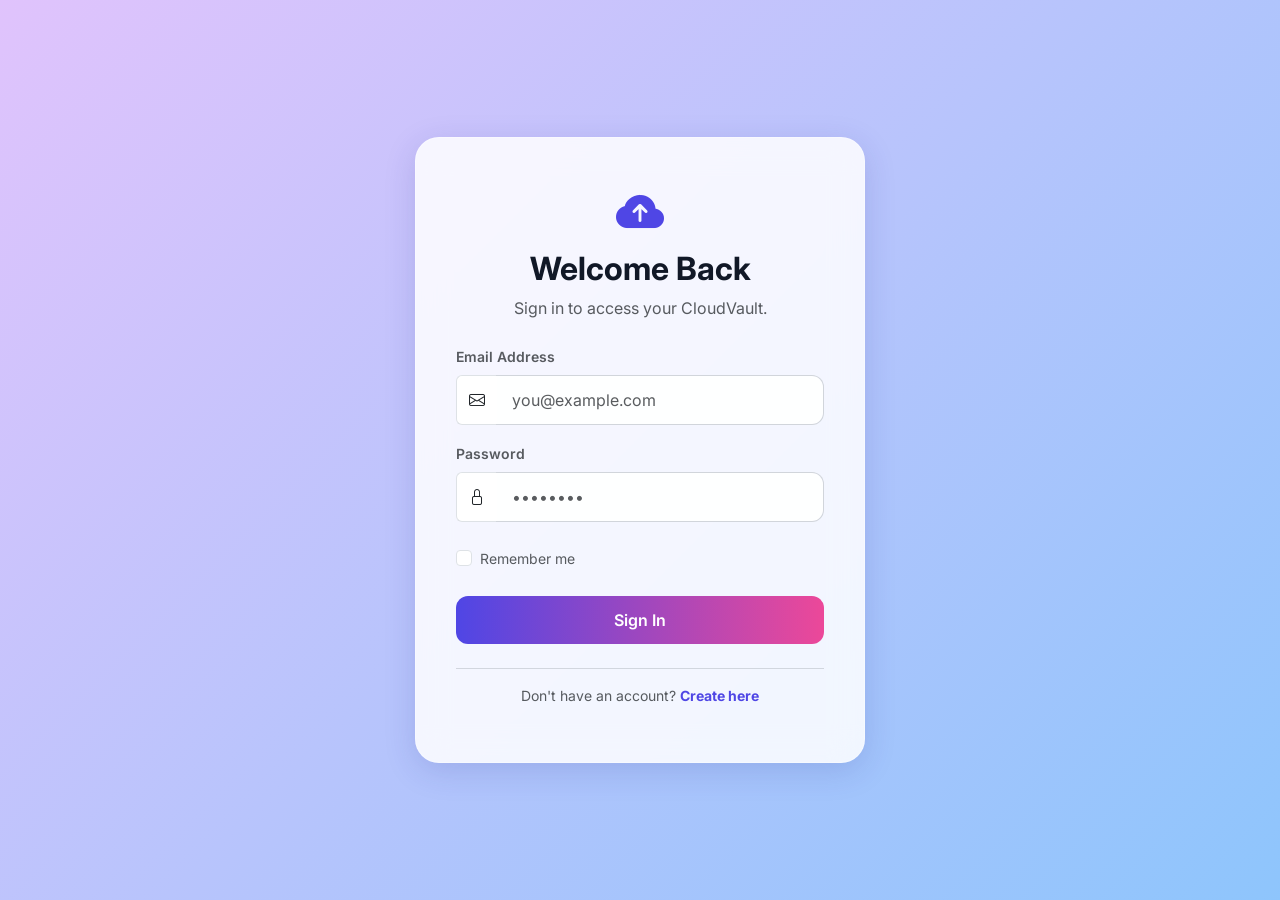
<file: frontend/login.html>
<!DOCTYPE html>
<html lang="en">
<head>
  <meta charset="UTF-8">
  <meta name="viewport" content="width=device-width, initial-scale=1.0">
  <title>CloudVault - Login</title>
  <!-- Bootstrap CSS -->
  <link href="https://cdn.jsdelivr.net/npm/bootstrap@5.3.0/dist/css/bootstrap.min.css" rel="stylesheet">
  <!-- Google Fonts -->
  <link href="https://fonts.googleapis.com/css2?family=Inter:wght@400;500;600;700;800&display=swap" rel="stylesheet">
  <!-- Icons -->
  <link rel="stylesheet" href="https://cdn.jsdelivr.net/npm/bootstrap-icons@1.10.5/font/bootstrap-icons.css">
  <link rel="stylesheet" href="style.css">
</head>
<body>
  <div class="auth-container">
    <div class="auth-card glass-panel">
      <div class="text-center mb-4">
        <i class="bi bi-cloud-arrow-up-fill" style="font-size: 3rem; color: var(--primary);"></i>
        <h2>Welcome Back</h2>
        <p class="text-muted">Sign in to access your CloudVault.</p>
      </div>

      <!-- Alert logic handled by JS -->
      <div id="loginAlert" class="alert d-none" role="alert"></div>

      <form id="loginForm">
        <div class="mb-3">
          <label class="form-label text-muted fw-semibold small">Email Address</label>
          <div class="input-group">
            <span class="input-group-text bg-white border-end-0"><i class="bi bi-envelope"></i></span>
            <input type="email" class="form-control border-start-0" id="email" required placeholder="you@example.com">
          </div>
        </div>
        
        <div class="mb-4">
          <label class="form-label text-muted fw-semibold small">Password</label>
          <div class="input-group">
            <span class="input-group-text bg-white border-end-0"><i class="bi bi-lock"></i></span>
            <input type="password" class="form-control border-start-0" id="password" required placeholder="••••••••">
          </div>
        </div>
        
        <div class="d-flex justify-content-between align-items-center mb-4">
          <div class="form-check">
            <input class="form-check-input" type="checkbox" id="rememberMe">
            <label class="form-check-label text-muted small" for="rememberMe">Remember me</label>
          </div>
        </div>

        <button type="submit" class="btn btn-primary-custom" id="loginBtn">
          Sign In
        </button>
      </form>

      <div class="text-center mt-4 pt-3 border-top border-secondary border-opacity-25">
        <p class="text-muted small">Don't have an account? <a href="register.html" class="text-decoration-none fw-bold" style="color: var(--primary);">Create here</a></p>
      </div>
    </div>
  </div>

  <script src="auth.js"></script>
</body>
</html>
</file>
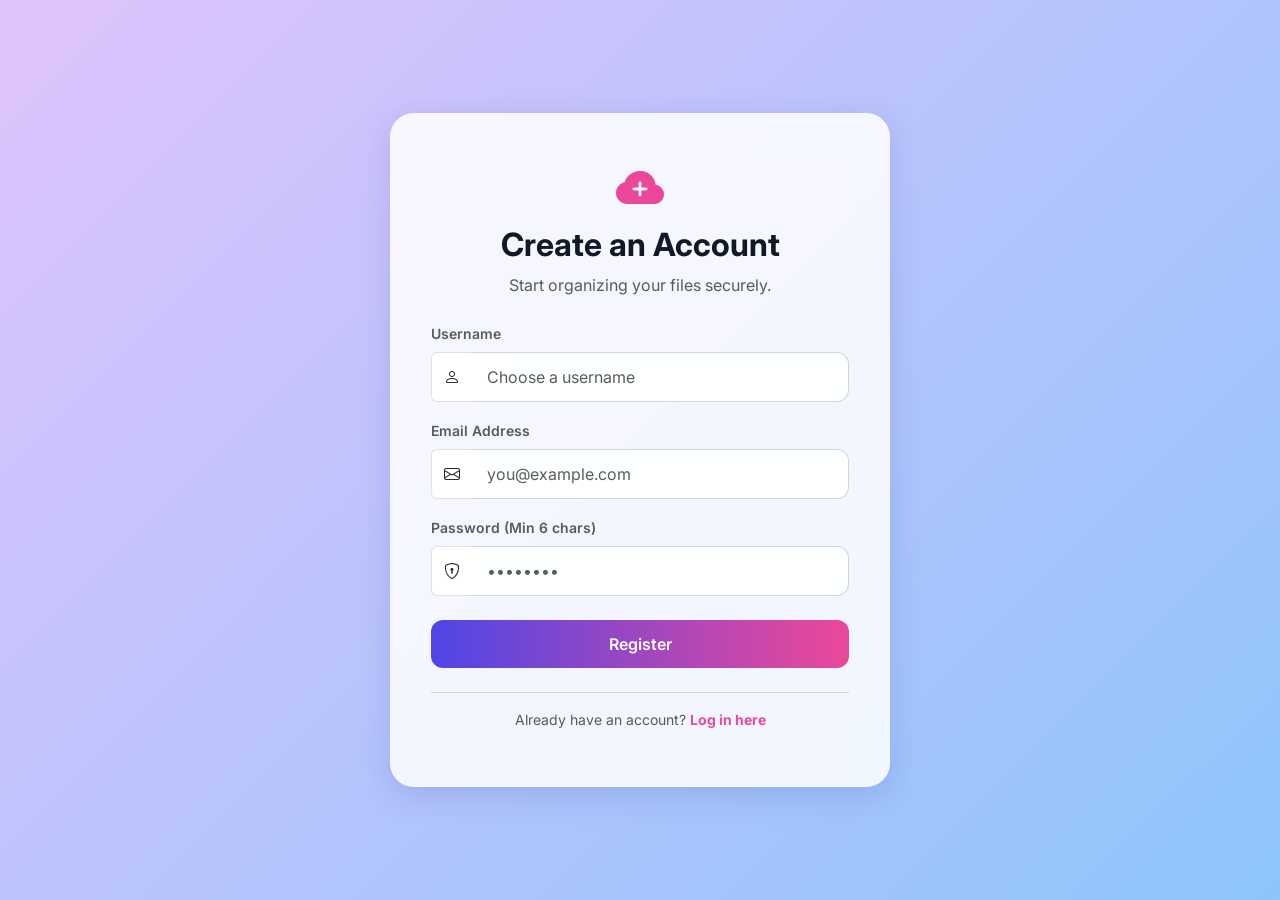
<file: frontend/register.html>
<!DOCTYPE html>
<html lang="en">
<head>
  <meta charset="UTF-8">
  <meta name="viewport" content="width=device-width, initial-scale=1.0">
  <title>CloudVault - Register</title>
  <link href="https://cdn.jsdelivr.net/npm/bootstrap@5.3.0/dist/css/bootstrap.min.css" rel="stylesheet">
  <link href="https://fonts.googleapis.com/css2?family=Inter:wght@400;500;600;700;800&display=swap" rel="stylesheet">
  <link rel="stylesheet" href="https://cdn.jsdelivr.net/npm/bootstrap-icons@1.10.5/font/bootstrap-icons.css">
  <link rel="stylesheet" href="style.css">
</head>
<body>
  <div class="auth-container">
    <div class="auth-card glass-panel" style="max-width: 500px;">
      <div class="text-center mb-4">
        <i class="bi bi-cloud-plus-fill" style="font-size: 3rem; color: var(--secondary);"></i>
        <h2>Create an Account</h2>
        <p class="text-muted">Start organizing your files securely.</p>
      </div>

      <div id="registerAlert" class="alert d-none" role="alert"></div>

      <form id="registerForm">
        <div class="mb-3">
          <label class="form-label text-muted fw-semibold small">Username</label>
          <div class="input-group">
            <span class="input-group-text bg-white border-end-0"><i class="bi bi-person"></i></span>
            <input type="text" class="form-control border-start-0" id="reg-username" required placeholder="Choose a username">
          </div>
        </div>

        <div class="mb-3">
          <label class="form-label text-muted fw-semibold small">Email Address</label>
          <div class="input-group">
            <span class="input-group-text bg-white border-end-0"><i class="bi bi-envelope"></i></span>
            <input type="email" class="form-control border-start-0" id="reg-email" required placeholder="you@example.com">
          </div>
        </div>
        
        <div class="mb-4">
          <label class="form-label text-muted fw-semibold small">Password (Min 6 chars)</label>
          <div class="input-group">
            <span class="input-group-text bg-white border-end-0"><i class="bi bi-shield-lock"></i></span>
            <input type="password" class="form-control border-start-0" id="reg-password" required minlength="6" placeholder="••••••••">
          </div>
        </div>

        <button type="submit" class="btn btn-primary-custom" id="registerBtn">
          Register
        </button>
      </form>

      <div class="text-center mt-4 pt-3 border-top border-secondary border-opacity-25">
        <p class="text-muted small">Already have an account? <a href="login.html" class="text-decoration-none fw-bold" style="color: var(--secondary);">Log in here</a></p>
      </div>
    </div>
  </div>

  <script src="auth.js"></script>
</body>
</html>
</file>
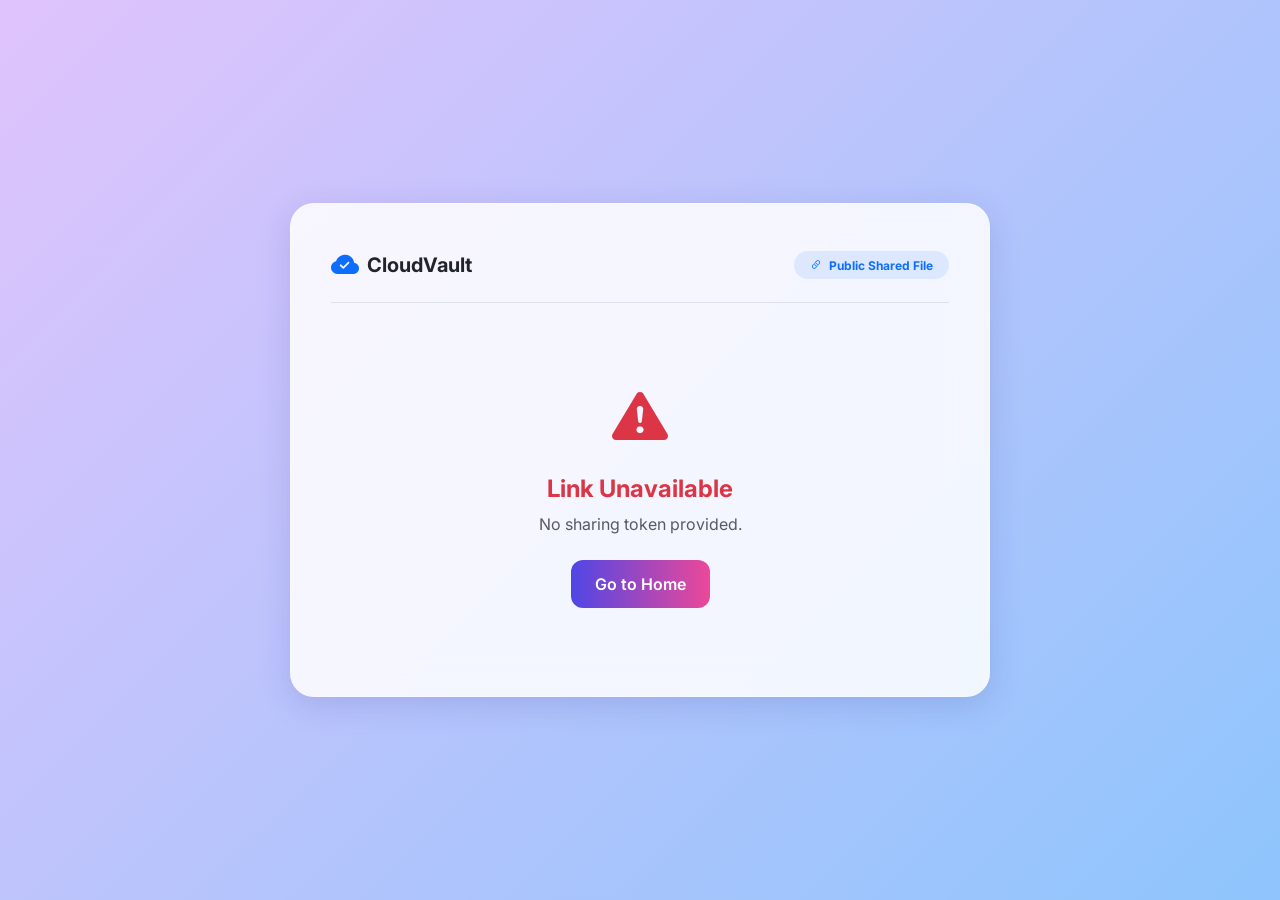
<file: frontend/shared.html>
<!DOCTYPE html>
<html lang="en">
<head>
  <meta charset="UTF-8">
  <meta name="viewport" content="width=device-width, initial-scale=1.0">
  <title>CloudVault - Shared File</title>
  <!-- Bootstrap CSS -->
  <link href="https://cdn.jsdelivr.net/npm/bootstrap@5.3.0/dist/css/bootstrap.min.css" rel="stylesheet">
  <!-- Google Fonts -->
  <link href="https://fonts.googleapis.com/css2?family=Inter:wght@400;500;600;700;800&display=swap" rel="stylesheet">
  <!-- Icons -->
  <link rel="stylesheet" href="https://cdn.jsdelivr.net/npm/bootstrap-icons@1.10.5/font/bootstrap-icons.css">
  <link rel="stylesheet" href="style.css">
</head>
<body class="d-flex align-items-center justify-content-center p-3" style="min-height: 100vh;">

  <div class="auth-card glass-panel" style="max-width: 700px; width: 100%;">
    <!-- Brand Header -->
    <div class="d-flex justify-content-between align-items-center mb-4 pb-3 border-bottom">
      <div class="brand d-flex align-items-center gap-2 fw-bold text-dark fs-5">
        <i class="bi bi-cloud-check-fill text-primary fs-3"></i> CloudVault
      </div>
      <span class="badge bg-primary bg-opacity-10 text-primary px-3 py-2 rounded-pill">
        <i class="bi bi-link-45deg me-1"></i> Public Shared File
      </span>
    </div>

    <!-- State 1: Loading Spinner -->
    <div id="loadingState" class="text-center py-5">
      <div class="spinner-border text-primary" style="width: 3rem; height: 3rem;" role="status"></div>
      <p class="text-muted mt-3 mb-0">Loading shared file...</p>
    </div>

    <!-- State 2: Password Protected Prompt -->
    <div id="passwordState" class="d-none text-center py-4">
      <i class="bi bi-shield-lock-fill text-warning" style="font-size: 3.5rem;"></i>
      <h4 class="fw-bold text-dark mt-3">Password Required</h4>
      <p class="text-muted small">This shared link is protected with a password.</p>
      
      <div class="input-group my-3 mx-auto" style="max-width: 350px;">
        <input type="password" class="form-control" id="linkPasswordInput" placeholder="Enter password...">
        <button class="btn btn-primary-custom" style="width: auto;" onclick="submitPassword()">
          Unlock <i class="bi bi-arrow-right ms-1"></i>
        </button>
      </div>
      <div id="passwordError" class="text-danger small d-none">Incorrect password. Please try again.</div>
    </div>

    <!-- State 3: File View & Actions -->
    <div id="fileContentState" class="d-none">
      <div class="d-flex align-items-center gap-3 p-3 bg-light rounded-4 mb-4">
        <div id="fileIconContainer" class="fs-2 text-primary"></div>
        <div class="text-truncate flex-grow-1">
          <h5 class="fw-bold text-dark mb-1 text-truncate" id="sharedFileName">filename.pdf</h5>
          <div class="d-flex gap-2 align-items-center">
            <span class="badge bg-light text-dark border" id="sharedFileType">PDF</span>
            <span class="text-muted small" id="sharedFileSize">0 KB</span>
          </div>
        </div>
      </div>

      <!-- Inline Preview Container -->
      <div id="sharedPreviewContainer" class="p-2 mb-4 bg-white rounded-3 border text-center" style="min-height: 250px; max-height: 50vh; overflow: auto;">
        <!-- Dynamic preview content -->
      </div>

      <!-- Action Buttons -->
      <div class="d-flex justify-content-between align-items-center pt-2">
        <a href="login.html" class="btn btn-outline-secondary btn-sm">
          <i class="bi bi-box-arrow-in-right me-1"></i> Go to CloudVault
        </a>
        <button class="btn btn-primary-custom px-4" id="sharedDownloadBtn" style="width: auto;">
          <i class="bi bi-download me-1"></i> Download File
        </button>
      </div>
    </div>

    <!-- State 4: Error State (Expired / Disabled) -->
    <div id="errorState" class="d-none text-center py-5">
      <i class="bi bi-exclamation-triangle-fill text-danger" style="font-size: 3.5rem;"></i>
      <h4 class="fw-bold text-danger mt-3">Link Unavailable</h4>
      <p class="text-muted" id="errorMessage">This shared link does not exist or has expired.</p>
      <a href="login.html" class="btn btn-primary-custom mt-2 px-4" style="width: auto;">Go to Home</a>
    </div>
  </div>

  <script>
    const API_BASE = 'http://localhost:5000/api/files/share/public';
    const urlParams = new URLSearchParams(window.location.search);
    const token = urlParams.get('token');
    let enteredPassword = '';

    document.addEventListener('DOMContentLoaded', () => {
      if (!token) {
        showError('No sharing token provided.');
        return;
      }
      loadSharedFile();
    });

    async function loadSharedFile() {
      try {
        let url = `${API_BASE}/${token}`;
        if (enteredPassword) url += `?password=${encodeURIComponent(enteredPassword)}`;

        const res = await fetch(url);
        const data = await res.json();

        if (res.status === 401 && data.requiresPassword) {
          showPasswordPrompt();
          return;
        }

        if (!res.ok) {
          showError(data.message || 'Unable to access shared file.');
          return;
        }

        renderSharedFile(data);
      } catch (err) {
        showError('Network error connecting to storage server.');
      }
    }

    function showPasswordPrompt() {
      document.getElementById('loadingState').classList.add('d-none');
      document.getElementById('fileContentState').classList.add('d-none');
      document.getElementById('errorState').classList.add('d-none');
      document.getElementById('passwordState').classList.remove('d-none');
    }

    function submitPassword() {
      enteredPassword = document.getElementById('linkPasswordInput').value;
      if (!enteredPassword) return;
      document.getElementById('passwordState').classList.add('d-none');
      document.getElementById('loadingState').classList.remove('d-none');
      loadSharedFile();
    }

    function renderSharedFile(file) {
      document.getElementById('loadingState').classList.add('d-none');
      document.getElementById('passwordState').classList.add('d-none');
      document.getElementById('errorState').classList.add('d-none');
      document.getElementById('fileContentState').classList.remove('d-none');

      document.getElementById('sharedFileName').innerText = file.originalName;
      document.getElementById('sharedFileType').innerText = (file.mimeType.split('/')[1] || 'FILE').toUpperCase();
      document.getElementById('sharedFileSize').innerText = formatBytes(file.size);

      const previewBox = document.getElementById('sharedPreviewContainer');
      let streamUrl = `${API_BASE}/${token}/stream`;
      if (enteredPassword) streamUrl += `?password=${encodeURIComponent(enteredPassword)}`;

      if (file.mimeType.startsWith('image/')) {
        previewBox.innerHTML = `<img src="${streamUrl}" class="img-fluid rounded" style="max-height: 45vh; object-fit: contain;">`;
      } else if (file.mimeType === 'application/pdf') {
        previewBox.innerHTML = `<iframe src="${streamUrl}#toolbar=1" class="w-100 rounded" style="height: 45vh; border: none;"></iframe>`;
      } else if (file.mimeType.startsWith('video/')) {
        previewBox.innerHTML = `<video controls autoplay class="w-100 rounded" style="max-height: 45vh;"><source src="${streamUrl}" type="${file.mimeType}"></video>`;
      } else if (file.mimeType.startsWith('audio/')) {
        previewBox.innerHTML = `<div class="py-4"><i class="bi bi-music-note-beamed text-primary fs-1"></i><audio controls class="w-75 mt-3"><source src="${streamUrl}" type="${file.mimeType}"></audio></div>`;
      } else {
        previewBox.innerHTML = `<div class="py-4 text-muted"><i class="bi bi-file-earmark fs-1"></i><p class="mt-2 mb-0">Preview not available for this document format.</p></div>`;
      }

      const dlBtn = document.getElementById('sharedDownloadBtn');
      if (file.permission === 'download') {
        dlBtn.classList.remove('d-none');
        let downloadUrl = `${API_BASE}/${token}/download`;
        if (enteredPassword) downloadUrl += `?password=${encodeURIComponent(enteredPassword)}`;
        dlBtn.onclick = () => window.location.href = downloadUrl;
      } else {
        dlBtn.classList.add('d-none'); // View-only share link
      }
    }

    function showError(msg) {
      document.getElementById('loadingState').classList.add('d-none');
      document.getElementById('passwordState').classList.add('d-none');
      document.getElementById('fileContentState').classList.add('d-none');
      document.getElementById('errorState').classList.remove('d-none');
      document.getElementById('errorMessage').innerText = msg;
    }

    function formatBytes(bytes) {
      if (!+bytes) return '0 Bytes';
      const k = 1024;
      const sizes = ['Bytes', 'KB', 'MB', 'GB'];
      const i = Math.floor(Math.log(bytes) / Math.log(k));
      return `${parseFloat((bytes / Math.pow(k, i)).toFixed(2))} ${sizes[i]}`;
    }
  </script>
</body>
</html>
</file>
<file: frontend/style.css>
/* Root Variables for Modern UI */
:root {
  --primary: #4F46E5;
  --primary-hover: #4338CA;
  --secondary: #ec4899;
  --dark: #111827;
  --dark-glass: rgba(17, 24, 39, 0.7);
  --light: #F3F4F6;
  --white: #ffffff;
  --danger: #EF4444;
  --success: #10B981;
  --text-main: #374151;
  --text-muted: #6B7280;
  --glass-bg: rgba(255, 255, 255, 0.85);
  --glass-border: rgba(255, 255, 255, 0.3);
  --glass-shadow: 0 8px 32px 0 rgba(31, 38, 135, 0.15);
}

body {
  font-family: 'Inter', sans-serif;
  background: linear-gradient(135deg, #e0c3fc 0%, #8ec5fc 100%);
  background-attachment: fixed;
  color: var(--text-main);
  min-height: 100vh;
  margin: 0;
}

/* Glassmorphism Classes */
.glass-panel {
  background: var(--glass-bg);
  backdrop-filter: blur(16px);
  -webkit-backdrop-filter: blur(16px);
  border: 1px solid var(--glass-border);
  box-shadow: var(--glass-shadow);
  border-radius: 1.5rem;
}

/* Auth Center Container */
.auth-container {
  min-height: 100vh;
  display: flex;
  align-items: center;
  justify-content: center;
  padding: 1rem;
}

.auth-card {
  width: 100%;
  max-width: 450px;
  padding: 2.5rem;
  transition: transform 0.3s ease;
}

.auth-card:hover {
  transform: translateY(-5px);
}

.auth-card h2 {
  font-weight: 700;
  color: var(--dark);
  margin-bottom: 0.5rem;
  text-align: center;
}

/* Form Styles */
.form-control {
  background-color: rgba(255, 255, 255, 0.9);
  border: 1px solid #d1d5db;
  border-radius: 0.75rem;
  padding: 0.75rem 1rem;
  transition: all 0.2s;
}

.form-control:focus {
  border-color: var(--primary);
  box-shadow: 0 0 0 4px rgba(79, 70, 229, 0.1);
}

.btn-primary-custom {
  background: linear-gradient(to right, var(--primary), var(--secondary));
  border: none;
  border-radius: 0.75rem;
  padding: 0.75rem;
  color: white;
  font-weight: 600;
  width: 100%;
  transition: opacity 0.2s, transform 0.2s;
}

.btn-primary-custom:hover {
  opacity: 0.9;
  transform: scale(1.02);
  color: white;
}

/* Dashboard Layout */
.dashboard-wrapper {
  display: flex;
  min-height: 100vh;
}

/* Sidebar */
.sidebar {
  width: 250px;
  background: var(--dark-glass);
  backdrop-filter: blur(20px);
  color: white;
  padding: 2rem 1.5rem;
  display: flex;
  flex-direction: column;
  transition: all 0.3s ease;
  position: fixed;
  height: 100vh;
  z-index: 1000;
}

.sidebar .brand {
  font-size: 1.5rem;
  font-weight: 800;
  margin-bottom: 3rem;
  display: flex;
  align-items: center;
  gap: 0.5rem;
}

.nav-link-custom {
  color: #d1d5db;
  padding: 0.75rem 1rem;
  border-radius: 0.75rem;
  margin-bottom: 0.5rem;
  display: flex;
  align-items: center;
  gap: 0.75rem;
  text-decoration: none;
  font-weight: 500;
  transition: all 0.2s;
}

.nav-link-custom:hover, .nav-link-custom.active {
  background: rgba(255, 255, 255, 0.1);
  color: white;
}

.main-content {
  flex: 1;
  padding: 2rem;
  margin-left: 250px;
}

/* Stat Cards */
.stat-card {
  padding: 1.5rem;
  display: flex;
  align-items: center;
  gap: 1.5rem;
  transition: transform 0.2s;
}

.stat-card:hover {
  transform: translateY(-5px);
}

.stat-icon {
  width: 60px;
  height: 60px;
  border-radius: 1rem;
  display: flex;
  align-items: center;
  justify-content: center;
  font-size: 1.5rem;
  color: white;
}

.bg-blue-gradient { background: linear-gradient(135deg, #3B82F6, #2563EB); }
.bg-green-gradient { background: linear-gradient(135deg, #10B981, #059669); }
.bg-purple-gradient { background: linear-gradient(135deg, #8B5CF6, #7C3AED); }

.stat-details h5 {
  font-size: 0.875rem;
  color: var(--text-muted);
  text-transform: uppercase;
  letter-spacing: 0.05em;
  margin: 0;
  font-weight: 600;
}

.stat-details h3 {
  margin: 0;
  font-size: 1.75rem;
  font-weight: 700;
  color: var(--dark);
}

/* Upload Area */
.upload-area {
  border: 2px dashed #9ca3af;
  border-radius: 1rem;
  padding: 3rem;
  text-align: center;
  cursor: pointer;
  transition: all 0.3s;
  background: rgba(255, 255, 255, 0.5);
}

.upload-area:hover, .upload-area.dragover {
  border-color: var(--primary);
  background: rgba(79, 70, 229, 0.05);
}

.upload-icon {
  font-size: 3rem;
  color: var(--primary);
  margin-bottom: 1rem;
}

/* Table */
.custom-table {
  background: white;
  border-radius: 1rem;
  overflow: hidden;
}

.custom-table th {
  background: #F9FAFB;
  font-weight: 600;
  color: var(--text-muted);
  text-transform: uppercase;
  font-size: 0.75rem;
  padding: 1rem;
  border-bottom: 1px solid #e5e7eb;
}

.custom-table td {
  padding: 1rem;
  vertical-align: middle;
  border-bottom: 1px solid #f3f4f6;
  color: var(--text-main);
}

/* Loader */
#loader {
  display: none;
  position: fixed;
  top: 50%;
  left: 50%;
  transform: translate(-50%, -50%);
  z-index: 2000;
}

/* Toast override */
.toast-container {
  z-index: 2000;
}

/* Folder Cards */
.folder-card {
  background: white;
  border: 1px solid #e5e7eb;
  border-radius: 1rem;
  padding: 1rem 1.25rem;
  display: flex;
  align-items: center;
  justify-content: space-between;
  cursor: pointer;
  transition: all 0.2s ease;
  box-shadow: 0 2px 4px rgba(0,0,0,0.02);
}

.folder-card:hover {
  transform: translateY(-2px);
  border-color: var(--primary);
  box-shadow: 0 6px 16px rgba(79, 70, 229, 0.12);
}

.folder-icon-box {
  width: 42px;
  height: 42px;
  border-radius: 0.75rem;
  display: flex;
  align-items: center;
  justify-content: center;
  font-size: 1.35rem;
}

/* Grid Cards */
.file-grid {
  display: grid;
  grid-template-columns: repeat(auto-fill, minmax(210px, 1fr));
  gap: 1.25rem;
}

.file-grid-card {
  background: white;
  border: 1px solid #e5e7eb;
  border-radius: 1rem;
  padding: 1rem;
  display: flex;
  flex-direction: column;
  justify-content: space-between;
  transition: all 0.2s ease;
  position: relative;
  box-shadow: 0 2px 4px rgba(0,0,0,0.02);
}

.file-grid-card:hover {
  transform: translateY(-3px);
  border-color: var(--primary);
  box-shadow: 0 8px 20px rgba(79, 70, 229, 0.12);
}

.file-grid-thumb {
  height: 110px;
  display: flex;
  align-items: center;
  justify-content: center;
  background: #f8fafc;
  border-radius: 0.75rem;
  margin-bottom: 0.75rem;
  overflow: hidden;
  font-size: 2.5rem;
}

.file-grid-thumb img {
  width: 100%;
  height: 100%;
  object-fit: cover;
}

/* Breadcrumbs */
.breadcrumb-custom {
  background: white;
  border: 1px solid #e5e7eb;
  border-radius: 0.75rem;
  padding: 0.5rem 1rem;
  display: flex;
  align-items: center;
  flex-wrap: wrap;
  gap: 0.5rem;
  font-size: 0.9rem;
}

.breadcrumb-custom a {
  color: var(--primary);
  text-decoration: none;
  font-weight: 500;
  display: flex;
  align-items: center;
  gap: 0.35rem;
}

.breadcrumb-custom a:hover {
  text-decoration: underline;
}

.breadcrumb-separator {
  color: #9ca3af;
  font-size: 0.8rem;
}

/* Storage Analytics & Widgets */
.quota-progress-card {
  padding: 1.5rem;
  background: white;
  border-radius: 1rem;
  border: 1px solid #e5e7eb;
}

.type-breakdown-card {
  background: white;
  border: 1px solid #e5e7eb;
  border-radius: 1rem;
  padding: 1.25rem;
  transition: transform 0.2s, box-shadow 0.2s;
}

.type-breakdown-card:hover {
  transform: translateY(-2px);
  box-shadow: 0 4px 12px rgba(0,0,0,0.05);
}

.type-badge-icon {
  width: 42px;
  height: 42px;
  border-radius: 0.75rem;
  display: flex;
  align-items: center;
  justify-content: center;
  font-size: 1.25rem;
}

/* Mobile Responsiveness */
@media (max-width: 768px) {
  .sidebar {
    transform: translateX(-100%);
  }
  .sidebar.show {
    transform: translateX(0);
  }
  .main-content {
    margin-left: 0;
    padding: 1rem;
  }
  .hamburger {
    display: block !important;
  }
  .file-grid {
    grid-template-columns: repeat(auto-fill, minmax(150px, 1fr));
    gap: 0.75rem;
  }
}
</file>
